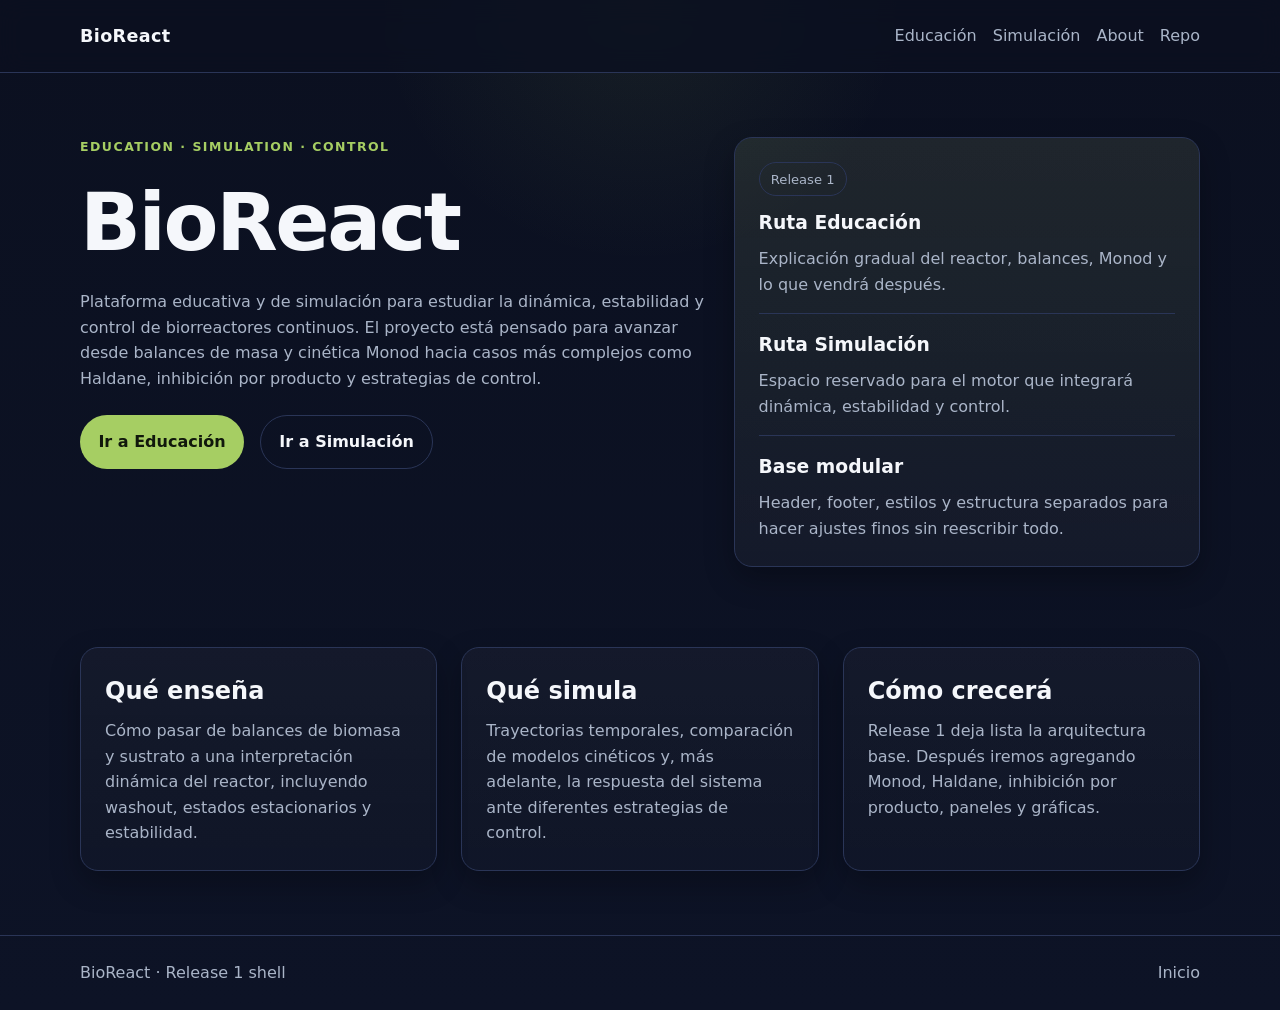
<file: docs/index.html>
<!doctype html>
<html lang="es">
<head>
  <meta charset="utf-8">
  <meta name="viewport" content="width=device-width, initial-scale=1">
  <title>BioReact</title>
  <meta name="description" content="Plataforma educativa y de simulación para estudiar biorreactores continuos.">

  <link rel="stylesheet" href="styles/tokens.css">
  <link rel="stylesheet" href="styles/base.css">
  <link rel="stylesheet" href="styles/layout.css">
  <link rel="stylesheet" href="styles/components.css">
  <link rel="stylesheet" href="styles/pages/home.css">
</head>
<body data-base-path="./">
  <div data-include="partials/header.html"></div>

  <main>
    <section class="hero">
      <div class="shell hero-grid">
        <div class="stack-lg">
          <p class="eyebrow">Education · Simulation · Control</p>
          <h1 class="hero-title">BioReact</h1>
          <p class="hero-text">
            Plataforma educativa y de simulación para estudiar la dinámica,
            estabilidad y control de biorreactores continuos. El proyecto está
            pensado para avanzar desde balances de masa y cinética Monod hacia
            casos más complejos como Haldane, inhibición por producto y estrategias
            de control.
          </p>

          <div class="button-row">
            <a class="button" href="education/">Ir a Educación</a>
            <a class="button button-secondary" href="simulation/">Ir a Simulación</a>
          </div>
        </div>

        <aside class="card highlight-card">
          <span class="kicker">Release 1</span>
          <div class="highlight-list">
            <div class="highlight-item">
              <h3>Ruta Educación</h3>
              <p>Explicación gradual del reactor, balances, Monod y lo que vendrá después.</p>
            </div>

            <div class="highlight-item">
              <h3>Ruta Simulación</h3>
              <p>Espacio reservado para el motor que integrará dinámica, estabilidad y control.</p>
            </div>

            <div class="highlight-item">
              <h3>Base modular</h3>
              <p>Header, footer, estilos y estructura separados para hacer ajustes finos sin reescribir todo.</p>
            </div>
          </div>
        </aside>
      </div>
    </section>

    <section class="section">
      <div class="shell card-grid">
        <article class="card">
          <h2>Qué enseña</h2>
          <p>
            Cómo pasar de balances de biomasa y sustrato a una interpretación
            dinámica del reactor, incluyendo washout, estados estacionarios y estabilidad.
          </p>
        </article>

        <article class="card">
          <h2>Qué simula</h2>
          <p>
            Trayectorias temporales, comparación de modelos cinéticos y, más adelante,
            la respuesta del sistema ante diferentes estrategias de control.
          </p>
        </article>

        <article class="card">
          <h2>Cómo crecerá</h2>
          <p>
            Release 1 deja lista la arquitectura base. Después iremos agregando
            Monod, Haldane, inhibición por producto, paneles y gráficas.
          </p>
        </article>
      </div>
    </section>
  </main>

  <div data-include="partials/footer.html"></div>

  <script src="js/ui/loadPartials.js" defer></script>
</body>
</html>
</file>
<file: docs/styles/tokens.css>
:root {
  --bg: #0b1020;
  --bg-soft: #121a31;
  --surface: #141d35;
  --surface-2: #1a2544;
  --text: #f5f7fb;
  --muted: #aab5c8;
  --border: #2a3557;
  --accent: #a6ce63;
  --accent-strong: #8fbc49;
  --shadow: 0 12px 30px rgba(0, 0, 0, 0.28);

  --max-width: 1120px;

  --radius-sm: 12px;
  --radius-md: 18px;
  --radius-lg: 24px;

  --space-1: 0.5rem;
  --space-2: 0.75rem;
  --space-3: 1rem;
  --space-4: 1.5rem;
  --space-5: 2rem;
  --space-6: 3rem;
  --space-7: 4rem;
}
</file>
<file: docs/styles/base.css>
*,
*::before,
*::after {
  box-sizing: border-box;
}

html {
  scroll-behavior: smooth;
}

body {
  margin: 0;
  font-family: Inter, system-ui, -apple-system, BlinkMacSystemFont, "Segoe UI", sans-serif;
  background:
    radial-gradient(circle at top, rgba(166, 206, 99, 0.08), transparent 22%),
    linear-gradient(180deg, #0b1020 0%, #0d1326 100%);
  color: var(--text);
  line-height: 1.6;
}

main {
  min-height: calc(100vh - 140px);
}

img {
  display: block;
  max-width: 100%;
}

a {
  color: inherit;
  text-decoration: none;
}

button,
input,
select,
textarea {
  font: inherit;
}

h1,
h2,
h3,
h4,
p,
ul {
  margin: 0;
}
</file>
<file: docs/styles/layout.css>
.shell {
  width: min(100% - 2rem, var(--max-width));
  margin-inline: auto;
}

.hero {
  padding: var(--space-7) 0 var(--space-6);
}

.section {
  padding: var(--space-5) 0 var(--space-7);
}

.hero-grid,
.card-grid,
.two-col {
  display: grid;
  gap: var(--space-4);
}

.stack > * + * {
  margin-top: var(--space-3);
}

.stack-lg > * + * {
  margin-top: var(--space-4);
}

.button-row {
  display: flex;
  flex-wrap: wrap;
  gap: var(--space-3);
}

@media (min-width: 900px) {
  .hero-grid {
    grid-template-columns: 1.35fr 1fr;
    align-items: start;
  }

  .card-grid {
    grid-template-columns: repeat(3, minmax(0, 1fr));
  }

  .two-col {
    grid-template-columns: repeat(2, minmax(0, 1fr));
  }
}
</file>
<file: docs/styles/components.css>
.site-header {
  position: sticky;
  top: 0;
  z-index: 20;
  backdrop-filter: blur(12px);
  background: rgba(11, 16, 32, 0.82);
  border-bottom: 1px solid var(--border);
}

.nav-row {
  min-height: 72px;
  display: flex;
  justify-content: space-between;
  align-items: center;
  gap: var(--space-4);
}

.site-nav {
  display: flex;
  flex-wrap: wrap;
  gap: var(--space-3);
}

.brand {
  font-size: 1.1rem;
  font-weight: 700;
  letter-spacing: 0.02em;
}

.site-nav a,
.footer-row a {
  color: var(--muted);
  transition: color 0.2s ease;
}

.site-nav a:hover,
.footer-row a:hover,
.brand:hover {
  color: var(--text);
}

.site-footer {
  border-top: 1px solid var(--border);
  padding: var(--space-4) 0;
}

.footer-row {
  display: flex;
  justify-content: space-between;
  flex-wrap: wrap;
  gap: var(--space-3);
  color: var(--muted);
}

.eyebrow {
  color: var(--accent);
  text-transform: uppercase;
  letter-spacing: 0.12em;
  font-size: 0.78rem;
  font-weight: 700;
}

.hero-title,
.page-title {
  line-height: 1.05;
  letter-spacing: -0.03em;
}

.hero-title {
  font-size: clamp(2.7rem, 7vw, 5rem);
}

.page-title {
  font-size: clamp(2.1rem, 5vw, 3.6rem);
}

.hero-text,
.page-intro,
.card p,
.card li {
  color: var(--muted);
}

.card {
  background: linear-gradient(180deg, rgba(255,255,255,0.03), rgba(255,255,255,0.01));
  border: 1px solid var(--border);
  border-radius: var(--radius-md);
  padding: var(--space-4);
  box-shadow: var(--shadow);
}

.card h2,
.card h3 {
  margin-bottom: 0.5rem;
}

.card ul {
  padding-left: 1.1rem;
}

.button {
  display: inline-flex;
  align-items: center;
  justify-content: center;
  min-height: 46px;
  padding: 0.8rem 1.15rem;
  border-radius: 999px;
  font-weight: 700;
  background: var(--accent);
  color: #11180c;
  transition: transform 0.2s ease, opacity 0.2s ease;
}

.button:hover {
  transform: translateY(-1px);
}

.button-secondary {
  background: transparent;
  color: var(--text);
  border: 1px solid var(--border);
}

.kicker {
  display: inline-block;
  margin-bottom: var(--space-2);
  padding: 0.35rem 0.7rem;
  border: 1px solid var(--border);
  border-radius: 999px;
  color: var(--muted);
  font-size: 0.82rem;
}

.muted {
  color: var(--muted);
}
</file>
<file: docs/styles/pages/home.css>
.highlight-card {
  background:
    linear-gradient(180deg, rgba(166, 206, 99, 0.08), rgba(255,255,255,0.02)),
    linear-gradient(180deg, rgba(255,255,255,0.03), rgba(255,255,255,0.01));
}

.highlight-list {
  display: grid;
  gap: var(--space-3);
}

.highlight-item {
  padding-bottom: var(--space-3);
  border-bottom: 1px solid var(--border);
}

.highlight-item:last-child {
  padding-bottom: 0;
  border-bottom: 0;
}
</file>
